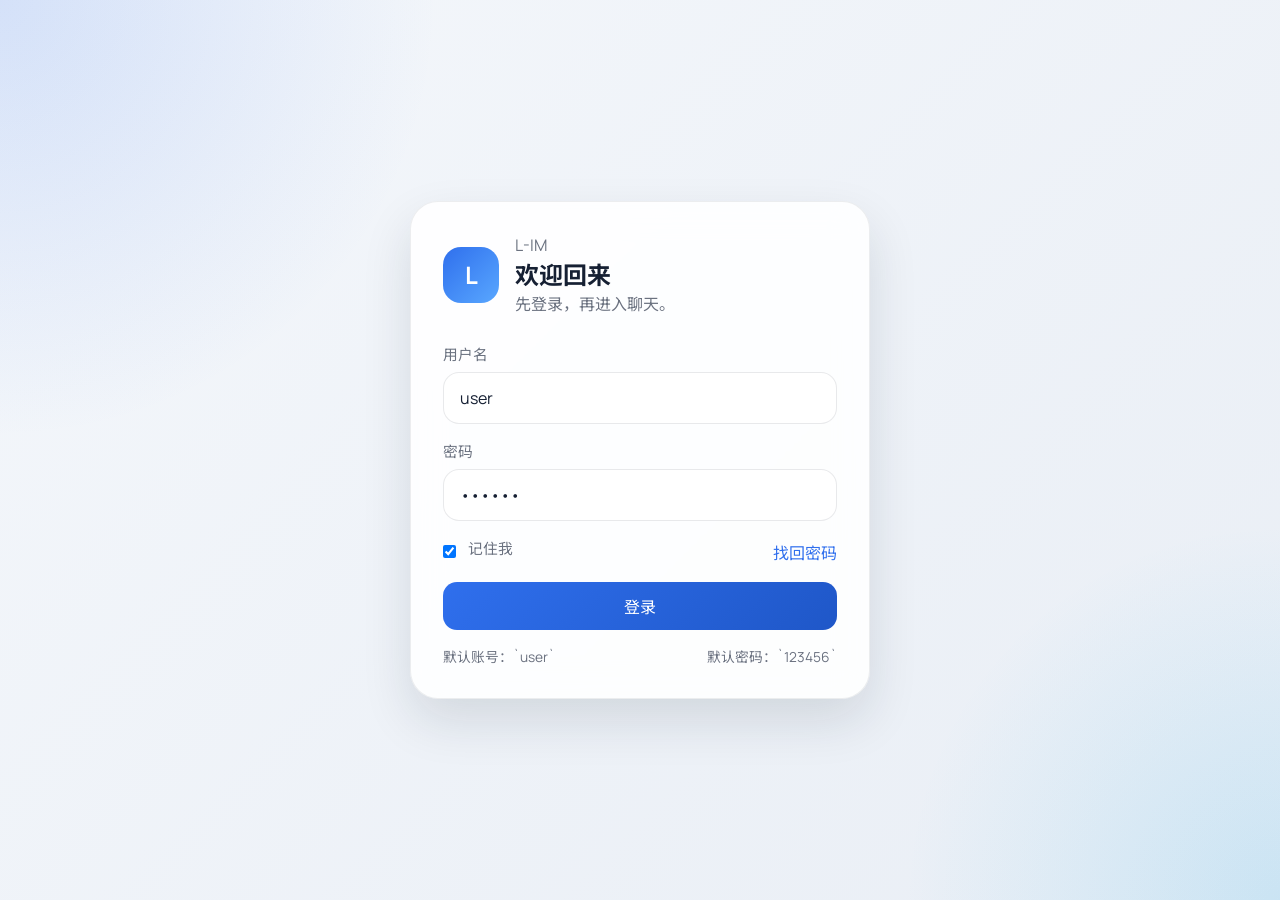
<file: im-service/src/main/resources/static/im-chat/index.html>
<!DOCTYPE html>
<html lang="zh-CN">
<head>
  <meta charset="UTF-8">
  <meta name="viewport" content="width=device-width, initial-scale=1.0">
  <title>L-IM 聊天</title>
  <link rel="preconnect" href="https://fonts.googleapis.com">
  <link rel="preconnect" href="https://fonts.gstatic.com" crossorigin>
  <link href="https://fonts.googleapis.com/css2?family=Manrope:wght@400;500;600;700&family=Noto+Sans+SC:wght@400;500;700&display=swap" rel="stylesheet">
  <link rel="stylesheet" href="./styles.css">
</head>
<body>
  <div class="login-shell" id="loginView">
    <section class="login-panel">
      <div class="login-brand">
        <div class="login-brand__mark">L</div>
        <div>
          <p class="login-brand__eyebrow">L-IM</p>
          <h1>欢迎回来</h1>
          <p class="login-brand__text">先登录，再进入聊天。</p>
        </div>
      </div>

      <form id="loginForm" class="login-form">
        <label>
          <span>用户名</span>
          <input id="username" type="text" value="user" autocomplete="username" required>
        </label>
        <label>
          <span>密码</span>
          <input id="password" type="password" value="123456" autocomplete="current-password" required>
        </label>

        <div class="login-form__meta">
          <label class="remember-row">
            <input type="checkbox" checked>
            <span>记住我</span>
          </label>
          <button id="forgotPasswordButton" class="link-button" type="button">找回密码</button>
        </div>

        <button class="primary-button" type="submit">登录</button>

        <div class="login-tips">
          <span>默认账号：`user`</span>
          <span>默认密码：`123456`</span>
        </div>
      </form>
    </section>
  </div>

  <div class="chat-shell is-hidden" id="chatView">
    <aside class="workspace-sidebar">
      <div class="workspace-profile">
        <div class="workspace-profile__avatar">U</div>
        <div>
          <strong id="profileName">user</strong>
          <p id="profileStatus">已登录</p>
        </div>
      </div>

      <div class="workspace-search">
        <input id="contactSearch" type="search" placeholder="搜索联系人">
      </div>

      <div class="workspace-section">
        <div class="workspace-section__head">
          <span>会话</span>
          <button id="newChatButton" class="icon-button" type="button">+</button>
        </div>
        <div id="conversationList" class="conversation-list"></div>
      </div>
    </aside>

    <main class="chat-panel">
      <header class="chat-panel__header">
        <div class="chat-panel__user">
          <div class="chat-panel__avatar" id="activeAvatar">A</div>
          <div>
            <h2 id="chatTitle">Alice</h2>
            <p id="chatSubtitle">在线</p>
          </div>
        </div>
        <div class="chat-panel__actions">
          <button class="ghost-button" type="button">语音</button>
          <button class="ghost-button" type="button">更多</button>
        </div>
      </header>

      <section id="messageList" class="message-list"></section>

      <form id="composerForm" class="composer">
        <div class="composer__tools">
          <span id="composerStatus">已连接</span>
          <button id="switchModeButton" class="link-button" type="button">切换真实联调</button>
        </div>
        <textarea id="messageInput" rows="3" placeholder="输入消息，按 Enter 发送，Shift + Enter 换行"></textarea>
        <div class="composer__footer">
          <span id="connectionText">演示模式</span>
          <button class="primary-button" type="submit">发送</button>
        </div>
      </form>
    </main>
  </div>

  <dialog id="configDialog" class="config-dialog">
    <form id="configForm" class="config-form" method="dialog">
      <div class="config-form__head">
        <h3>真实联调配置</h3>
        <button class="link-button" type="submit">关闭</button>
      </div>

      <label>
        <span>HTTP 服务地址</span>
        <input id="apiBase" type="text" value="http://localhost:8000">
      </label>
      <div class="config-grid">
        <label>
          <span>AppId</span>
          <input id="appId" type="number" value="10000">
        </label>
        <label>
          <span>ClientType</span>
          <input id="clientType" type="number" value="5">
        </label>
      </div>
      <label>
        <span>IMEI</span>
        <input id="imei" type="text" value="web-chat-demo">
      </label>
      <label>
        <span>WebSocket 地址</span>
        <input id="wsUrl" type="text" placeholder="留空时自动取登录返回路由">
      </label>

      <div class="config-form__footer">
        <button id="connectLiveButton" class="primary-button" type="button">连接真实服务</button>
      </div>
    </form>
  </dialog>

  <template id="conversationItemTemplate">
    <button class="conversation-item" type="button">
      <span class="conversation-item__avatar"></span>
      <span class="conversation-item__body">
        <strong class="conversation-item__name"></strong>
        <span class="conversation-item__preview"></span>
      </span>
      <span class="conversation-item__time"></span>
    </button>
  </template>

  <script src="./app.js"></script>
</body>
</html>
</file>
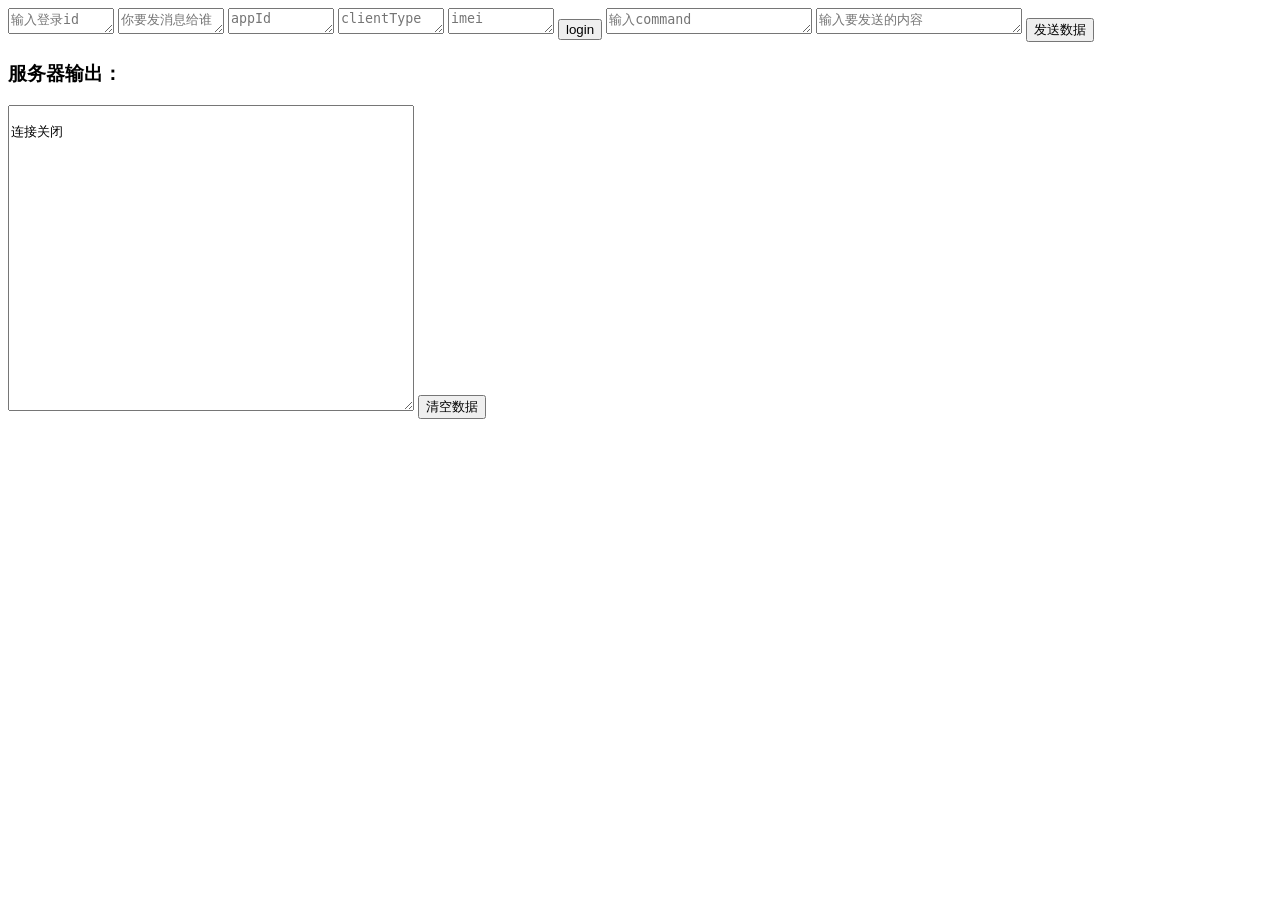
<file: im-tcp/src/main/resources/web.html>
<!DOCTYPE html>
<html lang="en">
<head>
    <meta charset="UTF-8">
    <title>WebSocket客户端</title>
</head>
<body>
<script type="text/javascript">


    ByteBuffer = function (arrayBuf, offset) {

        var Type_Byte = 1;
        var Type_Short = 2;
        var Type_UShort = 3;
        var Type_Int32 = 4;
        var Type_UInt32 = 5;
        var Type_String = 6;//变长字符串，前两个字节表示长度
        var Type_VString = 7;//定长字符串
        var Type_Int64 = 8;
        var Type_Float = 9;
        var Type_Double = 10;
        var Type_ByteArray = 11;

        var _org_buf = arrayBuf ? (arrayBuf.constructor == DataView ? arrayBuf : (arrayBuf.constructor == Uint8Array ? new DataView(arrayBuf.buffer, offset) : new DataView(arrayBuf, offset))) : new DataView(new Uint8Array([]).buffer);
        var _offset = offset || 0;
        var _list = [];
        var _littleEndian = false;

        //指定字节序 为BigEndian
        this.bigEndian = function () {
            _littleEndian = false;
            return this;
        };

        //指定字节序 为LittleEndian
        this.littleEndian = function () {
            _littleEndian = true;
            return this;
        };

        if (!ArrayBuffer.prototype.slice) {
            ArrayBuffer.prototype.slice = function (start, end) {
                var that = new Uint8Array(this);
                if (end == undefined) end = that.length;
                var result = new ArrayBuffer(end - start);
                var resultArray = new Uint8Array(result);
                for (var i = 0; i < resultArray.length; i++)
                    resultArray[i] = that[i + start];
                return result;
            }
        }

        function utf8Write(view, offset, str) {
            var c = 0;
            for (var i = 0, l = str.length; i < l; i++) {
                c = str.charCodeAt(i);
                if (c < 0x80) {
                    view.setUint8(offset++, c);
                } else if (c < 0x800) {
                    view.setUint8(offset++, 0xc0 | (c >> 6));
                    view.setUint8(offset++, 0x80 | (c & 0x3f));
                } else if (c < 0xd800 || c >= 0xe000) {
                    view.setUint8(offset++, 0xe0 | (c >> 12));
                    view.setUint8(offset++, 0x80 | (c >> 6) & 0x3f);
                    view.setUint8(offset++, 0x80 | (c & 0x3f));
                } else {
                    i++;
                    c = 0x10000 + (((c & 0x3ff) << 10) | (str.charCodeAt(i) & 0x3ff));
                    view.setUint8(offset++, 0xf0 | (c >> 18));
                    view.setUint8(offset++, 0x80 | (c >> 12) & 0x3f);
                    view.setUint8(offset++, 0x80 | (c >> 6) & 0x3f);
                    view.setUint8(offset++, 0x80 | (c & 0x3f));
                }
            }
        }

        function utf8Read(view, offset, length) {
            var string = '', chr = 0;
            for (var i = offset, end = offset + length; i < end; i++) {
                var byte = view.getUint8(i);
                if ((byte & 0x80) === 0x00) {
                    string += String.fromCharCode(byte);
                    continue;
                }
                if ((byte & 0xe0) === 0xc0) {
                    string += String.fromCharCode(
                        ((byte & 0x0f) << 6) |
                        (view.getUint8(++i) & 0x3f)
                    );
                    continue;
                }
                if ((byte & 0xf0) === 0xe0) {
                    string += String.fromCharCode(
                        ((byte & 0x0f) << 12) |
                        ((view.getUint8(++i) & 0x3f) << 6) |
                        ((view.getUint8(++i) & 0x3f) << 0)
                    );
                    continue;
                }
                if ((byte & 0xf8) === 0xf0) {
                    chr = ((byte & 0x07) << 18) |
                        ((view.getUint8(++i) & 0x3f) << 12) |
                        ((view.getUint8(++i) & 0x3f) << 6) |
                        ((view.getUint8(++i) & 0x3f) << 0);
                    if (chr >= 0x010000) { // surrogate pair
                        chr -= 0x010000;
                        string += String.fromCharCode((chr >>> 10) + 0xD800, (chr & 0x3FF) + 0xDC00);
                    } else {
                        string += String.fromCharCode(chr);
                    }
                    continue;
                }
                throw new Error('Invalid byte ' + byte.toString(16));
            }
            return string;
        }

        function utf8Length(str) {
            var c = 0, length = 0;
            for (var i = 0, l = str.length; i < l; i++) {
                c = str.charCodeAt(i);
                if (c < 0x80) {
                    length += 1;
                } else if (c < 0x800) {
                    length += 2;
                } else if (c < 0xd800 || c >= 0xe000) {
                    length += 3;
                } else {
                    i++;
                    length += 4;
                }
            }
            return length;
        }

        this.byte = function (val, index) {
            if (arguments.length == 0) {
                _list.push(_org_buf.getUint8(_offset, _littleEndian));
                _offset += 1;
            } else {
                _list.splice(index != undefined ? index : _list.length, 0, {t: Type_Byte, d: val, l: 1});
                _offset += 1;
            }
            return this;
        };

        this.short = function (val, index) {
            if (arguments.length == 0) {
                _list.push(_org_buf.getInt16(_offset, _littleEndian));
                _offset += 2;
            } else {
                _list.splice(index != undefined ? index : _list.length, 0, {t: Type_Short, d: val, l: 2});
                _offset += 2;
            }
            return this;
        };

        this.ushort = function (val, index) {
            if (arguments.length == 0) {
                _list.push(_org_buf.getUint16(_offset, _littleEndian));
                _offset += 2;
            } else {
                _list.splice(index != undefined ? index : _list.length, 0, {t: Type_UShort, d: val, l: 2});
                _offset += 2;
            }
            return this;
        };

        this.int32 = function (val, index) {
            if (arguments.length == 0) {
                _list.push(_org_buf.getInt32(_offset, _littleEndian));
                _offset += 4;
            } else {
                _list.splice(index != undefined ? index : _list.length, 0, {t: Type_Int32, d: val, l: 4});
                _offset += 4;
            }
            return this;
        };

        this.uint32 = function (val, index) {
            if (arguments.length == 0) {
                _list.push(_org_buf.getUint32(_offset, _littleEndian));
                _offset += 4;
            } else {
                _list.splice(index != undefined ? index : _list.length, 0, {t: Type_UInt32, d: val, l: 4});
                _offset += 4;
            }
            return this;
        };

        /**
         * 新加的方法，获取bytebuffer的长度
         */
        this.blength = function () {
            return _offset;
        };

        /**
         * 变长字符串 前4个字节表示字符串长度
         **/
        this.string = function (val, index) {
            if (arguments.length == 0) {
                var len = _org_buf.getInt32(_offset, _littleEndian);
                _offset += 4;
                _list.push(utf8Read(_org_buf, _offset, len));
                _offset += len;
            } else {
                var len = 0;
                if (val) {
                    len = utf8Length(val);
                }
                _list.splice(index != undefined ? index : _list.length, 0, {t: Type_String, d: val, l: len});
                _offset += len + 4;
            }
            return this;
        };

        /**
         * 定长字符串 val为null时，读取定长字符串（需指定长度len）
         **/
        this.vstring = function (val, len, index) {
            if (!len) {
                throw new Error('vstring must got len argument');
                return this;
            }
            if (val == undefined || val == null) {
                var vlen = 0;//实际长度
                for (var i = _offset; i < _offset + len; i++) {
                    if (_org_buf.getUint8(i) > 0) vlen++;
                }
                _list.push(utf8Read(_org_buf, _offset, vlen));
                _offset += len;
            } else {
                _list.splice(index != undefined ? index : _list.length, 0, {t: Type_VString, d: val, l: len});
                _offset += len;
            }
            return this;
        };

        this.int64 = function (val, index) {
            if (arguments.length == 0) {
                _list.push(_org_buf.getFloat64(_offset, _littleEndian));
                _offset += 8;
            } else {
                _list.splice(index != undefined ? index : _list.length, 0, {t: Type_Int64, d: val, l: 8});
                _offset += 8;
            }
            return this;
        };

        this.float = function (val, index) {
            if (arguments.length == 0) {
                _list.push(_org_buf.getFloat32(_offset, _littleEndian));
                _offset += 4;
            } else {
                _list.splice(index != undefined ? index : _list.length, 0, {t: Type_Float, d: val, l: 4});
                _offset += 4;
            }
            return this;
        };

        this.double = function (val, index) {
            if (arguments.length == 0) {
                _list.push(_org_buf.getFloat64(_offset, _littleEndian));
                _offset += 8;
            } else {
                _list.splice(index != undefined ? index : _list.length, 0, {t: Type_Double, d: val, l: 8});
                _offset += 8;
            }
            return this;
        };

        /**
         * 写入或读取一段字节数组
         **/
        this.byteArray = function (val, len, index) {
            if (!len) {
                throw new Error('byteArray must got len argument');
                return this;
            }
            if (val == undefined || val == null) {
                var arr = new Uint8Array(_org_buf.buffer.slice(_offset, _offset + len));
                _list.push(arr);
                _offset += len;
            } else {
                _list.splice(index != undefined ? index : _list.length, 0, {t: Type_ByteArray, d: val, l: len});
                _offset += len;
            }
            return this;
        };

        /**
         * 解包成数据数组
         **/
        this.unpack = function () {
            return _list;
        };

        /**
         * 打包成二进制,在前面加上4个字节表示包长
         **/
        this.packWithHead = function () {
            return this.pack(true);
        };

        /**
         * 打包成二进制
         * @param ifHead 是否在前面加上4个字节表示包长
         **/
        this.pack = function (ifHead) {
            _org_buf = new DataView(new ArrayBuffer((ifHead) ? _offset + 4 : _offset));
            var offset = 0;
            if (ifHead) {
                _org_buf.setUint32(offset, _offset, _littleEndian);
                offset += 4;
            }
            for (var i = 0; i < _list.length; i++) {
                switch (_list[i].t) {
                    case Type_Byte:
                        _org_buf.setInt8(offset, _list[i].d);
                        offset += _list[i].l;
                        break;
                    case Type_Short:
                        _org_buf.setInt16(offset, _list[i].d, _littleEndian);
                        offset += _list[i].l;
                        break;
                    case Type_UShort:
                        _org_buf.setUint16(offset, _list[i].d, _littleEndian);
                        offset += _list[i].l;
                        break;
                    case Type_Int32:
                        _org_buf.setInt32(offset, _list[i].d, _littleEndian);
                        offset += _list[i].l;
                        break;
                    case Type_UInt32:
                        _org_buf.setUint32(offset, _list[i].d, _littleEndian);
                        offset += _list[i].l;
                        break;
                    case Type_String:
                        //前4个字节表示字符串长度
                        _org_buf.setUint32(offset, _list[i].l, _littleEndian);
                        offset += 4;
                        utf8Write(_org_buf, offset, _list[i].d);
                        offset += _list[i].l;
                        break;
                    case Type_VString:
                        utf8Write(_org_buf, offset, _list[i].d);
                        var vlen = utf8Length(_list[i].d);//字符串实际长度
                        //补齐\0
                        for (var j = offset + vlen; j < offset + _list[i].l; j++) {
                            _org_buf.setUint8(j, 0);
                        }
                        offset += _list[i].l;
                        break;
                    case Type_Int64:
                        _org_buf.setFloat64(offset, _list[i].d, _littleEndian);
                        offset += _list[i].l;
                        break;
                    case Type_Float:
                        _org_buf.setFloat32(offset, _list[i].d, _littleEndian);
                        offset += _list[i].l;
                        break;
                    case Type_Double:
                        _org_buf.setFloat64(offset, _list[i].d, _littleEndian);
                        offset += _list[i].l;
                        break;
                    case Type_ByteArray:
                        var indx = 0;
                        for (var j = offset; j < offset + _list[i].l; j++) {
                            if (indx < _list[i].d.length) {
                                _org_buf.setUint8(j, _list[i].d[indx]);
                            } else {//不够的话，后面补齐0x00
                                _org_buf.setUint8(j, 0);
                            }
                            indx++
                        }
                        offset += _list[i].l;
                        break;
                }
            }
            return _org_buf.buffer;
        };

        /**
         * 未读数据长度
         **/
        this.getAvailable = function () {
            if (!_org_buf) return _offset;
            return _org_buf.buffer.byteLength - _offset;
        };
    }

    function uuid() {
        var s = [];
        var hexDigits = "0123456789abcdef";
        for (var i = 0; i < 36; i++) {
            s[i] = hexDigits.substr(Math.floor(Math.random() * 0x10), 1);
        }
        s[14] = "4"; // bits 12-15 of the time_hi_and_version field to 0010
        s[19] = hexDigits.substr((s[19] & 0x3) | 0x8, 1); // bits 6-7 of the clock_seq_hi_and_reserved to 01
        s[8] = s[13] = s[18] = s[23] = "-";

        var uuid = s.join("");
        return uuid;
    }

    var socket;

    //如果浏览器支持WebSocket
    if (window.WebSocket) {
        //参数就是与服务器连接的地址
        socket = new WebSocket("ws://localhost:19000/ws");

        //客户端收到服务器消息的时候就会执行这个回调方法
        socket.onmessage = function (event) {
            var ta = document.getElementById("responseText");
            var userId = document.getElementById("userId").value;

            var bytebuf = new ByteBuffer(event.data);
            let byteBuffer = bytebuf.int32().int32().unpack();

            let command = byteBuffer[0];
            let bodyLen = byteBuffer[1];
            let unpack = bytebuf.vstring(null, bodyLen).unpack();
            let msgBody = unpack[2];
            var version = 1;

            var clientType = document.getElementById("clientType").value;
            clientType = parseInt(clientType);
            var messageType = 0x0;
            var appId = document.getElementById("appId").value;
            appId = parseInt(appId)

            var imei = document.getElementById("imei").value;
            var imeiLen = getLen(imei);

            console.log("收到服务端发来的消息: " + msgBody);

            if(command == 1103){
                var d = JSON.parse(msgBody)
                var data = d.data;
                let userId = document.getElementById('userId').value;
                if(data.fromId == userId){
                    ta.value = ta.value + "\n" + "自己：" + data.messageBody;
                }else if(data.fromId != userId){
                    ta.value = ta.value + "\n" + data.fromId + "：" + data.messageBody;
                }

                // data.fromId = data.toId;
                // data.conversationId = "0_" + data.toId + "_" + data.fromId;
                // data.conversationType = 0;

                if(userId != data.fromId){
                    var rAck = {
                        "fromId":userId,
                        "toId":data.fromId,
                        "messageKey":data.messageKey,
                        "messageId":data.messageId,
                        "messageSequence":data.messageSequence,
                    }

                    let messageReciver = new ByteBuffer();
                    var jsonData = JSON.stringify(rAck);
                    let bodyLen = jsonData.length;
                    messageReciver.int32(1107)
                        .int32(version).int32(clientType)
                        .int32(messageType).int32(appId)
                        .int32(imeiLen).int32(bodyLen).vstring(imei,imeiLen)
                        .vstring(jsonData, bodyLen);
                    socket.send(messageReciver.pack());
                }

                if(clientType == 1 ){
                    let messageReader = new ByteBuffer();
                    var toId = data.fromId;
                    if(data.fromId == userId){
                        toId = data.toId;
                    }
                    var readedData = {
                        "fromId":userId,
                        "toId":toId,
                        "conversationType":0,
                        "messageSequence":data.messageSequence,
                    }
                    var readData = JSON.stringify(readedData);
                    let readBodyLen = readData.length;
                    messageReader.int32(1106)
                        .int32(version).int32(clientType)
                        .int32(messageType).int32(appId)
                        .int32(imeiLen).int32(readBodyLen).vstring(imei,imeiLen)
                        .vstring(readData, readBodyLen);
                    socket.send(messageReader.pack());
                }

            }else if(command == 2104){
                var d = JSON.parse(msgBody)
                var data = d.data;
                let userId = document.getElementById('userId').value;

                if(clientType == 1){
                    let messageReader = new ByteBuffer();
                    var toId = data.fromId;
                    if(data.fromId == userId){
                        toId = data.toId;
                    }
                    var readedData = {
                        "fromId":userId,
                        "toId":data.fromId,
                        "groupId":data.groupId,
                        "conversationType":1,
                        "messageSequence":data.messageSequence,
                    }
                    var readData = JSON.stringify(readedData);
                    let readBodyLen = readData.length;
                    messageReader.int32(2106)
                        .int32(version).int32(clientType)
                        .int32(messageType).int32(appId)
                        .int32(imeiLen).int32(readBodyLen).vstring(imei,imeiLen)
                        .vstring(readData, readBodyLen);
                    socket.send(messageReader.pack());
                }
            }

            else if(command == 9999){
                var msg = eval("(" + msgBody + ")");
                console.log(msg)
                console.log(userId)

                if (msg["userId"] == "system") {
                    ta.value = ta.value + "\n 系统：" + msg.data;
                } else if (msg["userId"] == userId) {
                    let msgInfo = msg.data;
                    msgInfo = eval("(" + msgInfo + ")");
                    ta.value = ta.value + "\n" + "自己：" + msgInfo.msgBody;
                } else {
                    let msgInfo = msg.data;
                    msgInfo = eval("(" + msgInfo + ")");
                    ta.value = ta.value + "\n" + msg.toId + "：" + msgInfo.msgBody;
                }
            }
        }

        //连接建立的回调函数
        socket.onopen = function (event) {
            socket.binaryType = "arraybuffer";
            var ta = document.getElementById("responseText");
            ta.value = "连接开启";
        }

        //连接断掉的回调函数
        socket.onclose = function (event) {
            var ta = document.getElementById("responseText");
            ta.value = ta.value + "\n" + "连接关闭";
        }
    } else {
        alert("浏览器不支持WebSocket！");
    }

    //登录
    function login(userId, toUser,clientType,imei,appId) {
        if (!window.WebSocket) {
            return;
        }
        console.log(userId + " " + toUser);
        //当websocket状态打开
        if (socket.readyState == WebSocket.OPEN) {

            var command = 9000;
            var version = 1;
            if(clientType == null){
                clientType = 1;
            }
            clientType = parseInt(clientType);

            var messageType = 0x0;

            if(imei == null){
                imei = "web";
            }

            if(appId == null){
                appId = '10000'
            }
            appId = parseInt(appId);

            var userId = userId;

            var data = {"userId": userId, "appId": 10000, "clientType": clientType, "imei": imei,"customStatus":null,"customClientName":""};
            var jsonData = JSON.stringify(data);
            console.log(jsonData);

            var bodyLen = jsonData.length;
            var imeiLen = getLen(imei);
            let loginMsg = new ByteBuffer();
            loginMsg.int32(command).int32(version)
                .int32(clientType).int32(messageType)
                .int32(appId).int32(imeiLen)
                .int32(bodyLen).vstring(imei,imeiLen)
                .vstring(jsonData, bodyLen);
            socket.send(loginMsg.pack());
        } else {
            alert("连接没有开启");
        }
    }

    // *               私有协议规则，
    // *               4位表示Command表示消息的开始，
    // *               4位表示version
    // *               4位表示clientType
    // *               4位表示messageType
    // *               4位表示appId(待定)
    // *               4位表示数据长度
    // *               后续将解码方式加到数据头根据不同的解码方式解码，如pb，json，现在用json字符串
    //发消息
    function sendMsg(userId, toId, command,msg,clientType,imei,appId) {
        if (!window.WebSocket) {
            return;
        }
        console.log(msg)
        //当websocket状态打开
        if (socket.readyState == WebSocket.OPEN) {
            // debugger;
            //var command = 1103;


            // var command = 9000;
            var version = 1;
            if(clientType == null ){
                clientType = 1;
            }

            clientType = parseInt(clientType);

            var messageType = 0x0;

            var userId = userId;

            if(command == null || command == ''){
                command = 1103;
            }

            if(imei == null){
                imei = "web"
            }
            if(appId == null){
                appId = '10000'
            }
            appId = parseInt(appId);
            var data = {
                "userId": userId,
                "groupId": toId,
                "appId": appId,
                "clientType": 1,
                "imei": imei,
                "command": command
            }

            var messageId = uuid();
            if(msg === 'stw'){
                messageId = msg;
            }
            var messageData = {};
            if(command == 1103){
                messageData = {
                    "messageId": messageId,
                    "fromId": userId,
                    "toId": toId,
                    "appId": appId,
                    "clientType": clientType,
                    "imei": imei,
                    "messageBody": msg
                }
            }else if (command == 2104){
                messageData = {
                    "messageId": messageId,
                    "fromId": userId,
                    "groupId": toId,
                    "appId": appId,
                    "clientType": clientType,
                    "imei": imei,
                    "messageBody": msg
                }
            }else{
                messageData = JSON.parse(msg)
            }
            // data.data = messageData;

            var jsonData = JSON.stringify(messageData);
            console.log(jsonData)
            var bodyLen = getLen(jsonData);
            var imeiLen = getLen(imei);
            let sendMsg = new ByteBuffer();
            sendMsg.int32(command).int32(version)
                .int32(clientType).int32(messageType)
                .int32(appId).int32(imeiLen)
                .int32(bodyLen).vstring(imei,imeiLen)
                .vstring(jsonData, bodyLen);
            console.log(sendMsg.pack());
            socket.send(sendMsg.pack());
        } else {
            alert("连接没有开启");
        }
    }

    function getLen(str) {
        var len = 0;
        for (var i = 0; i < str.length; i++) {
            var c = str.charCodeAt(i);
            //单字节加1
            if ((c >= 0x0001 && c <= 0x007e) || (0xff60 <= c && c <= 0xff9f)) {
                len++;
            } else {
                len += 3;
            }
        }
        return len;
    }


</script>
<form onsubmit="return false">

    <textarea placeholder="输入登录id" id="userId" name="userId" style="width: 100px;height: 20px"></textarea>
    <textarea placeholder="你要发消息给谁" name="toUser" style="width: 100px;height: 20px"></textarea>
    <textarea placeholder="appId" id="appId" name="appId" style="width: 100px;height: 20px"></textarea>
    <textarea placeholder="clientType" id="clientType" name="clientType" style="width: 100px;height: 20px"></textarea>
    <textarea placeholder="imei" id="imei" name="imei" style="width: 100px;height: 20px"></textarea>
    <input type="button" value="login" onclick="login(this.form.userId.value,this.form.toUser.value,this.form.clientType.value
    ,this.form.imei.value,this.form.appId.value);">

    <textarea placeholder="输入command" name="command" style="width: 200px;height: 20px"></textarea>

    <textarea placeholder="输入要发送的内容" name="message" style="width: 200px;height: 20px"></textarea>

    <input type="button" value="发送数据"
           onclick="sendMsg(this.form.userId.value,this.form.toUser.value,this.form.command.value,this.form.message.value
           ,this.form.clientType.value,this.form.imei.value,this.form.appId.value);">

    <h3>服务器输出：</h3>

    <textarea id="responseText" style="width: 400px;height: 300px;"></textarea>

    <input type="button" onclick="javascript:document.getElementById('responseText').value=''" value="清空数据">
</form>
</body>
</html>
</file>
<file: im-service/src/main/resources/static/im-chat/styles.css>
:root {
  --bg: #eef2f7;
  --panel: rgba(255, 255, 255, 0.88);
  --panel-strong: #ffffff;
  --line: rgba(30, 41, 59, 0.08);
  --text: #162033;
  --muted: #6b7280;
  --accent: #2f6fed;
  --accent-strong: #1f57c8;
  --accent-soft: #e7efff;
  --sidebar: rgba(249, 250, 251, 0.92);
  --shadow: 0 22px 50px rgba(20, 30, 48, 0.12);
}

* {
  box-sizing: border-box;
}

body {
  margin: 0;
  min-height: 100vh;
  font-family: "Manrope", "Noto Sans SC", sans-serif;
  color: var(--text);
  background:
    radial-gradient(circle at top left, rgba(47, 111, 237, 0.16), transparent 28%),
    radial-gradient(circle at bottom right, rgba(14, 165, 233, 0.14), transparent 24%),
    linear-gradient(135deg, #f4f7fb 0%, #e9eef5 100%);
}

button,
input,
textarea {
  font: inherit;
}

input,
textarea {
  width: 100%;
  border: 1px solid rgba(30, 41, 59, 0.1);
  border-radius: 16px;
  padding: 14px 16px;
  background: rgba(255, 255, 255, 0.94);
  color: var(--text);
  outline: none;
}

input:focus,
textarea:focus {
  border-color: rgba(47, 111, 237, 0.45);
}

.is-hidden {
  display: none !important;
}

.login-shell,
.chat-shell {
  min-height: 100vh;
}

.login-shell {
  display: grid;
  place-items: center;
  padding: 24px;
}

.login-panel {
  width: min(460px, 100%);
  padding: 32px;
  border: 1px solid var(--line);
  border-radius: 28px;
  background: var(--panel);
  backdrop-filter: blur(16px);
  box-shadow: var(--shadow);
}

.login-brand {
  display: flex;
  gap: 16px;
  align-items: center;
  margin-bottom: 28px;
}

.login-brand__mark {
  width: 56px;
  height: 56px;
  display: grid;
  place-items: center;
  border-radius: 18px;
  background: linear-gradient(135deg, var(--accent), #59a7ff);
  color: white;
  font-size: 1.5rem;
  font-weight: 700;
}

.login-brand h1,
.chat-panel__user h2,
.config-form__head h3 {
  margin: 0;
}

.login-brand__eyebrow,
.login-brand__text,
.workspace-profile p,
.chat-panel__user p,
.conversation-item__preview,
.composer__tools span,
#connectionText {
  margin: 0;
  color: var(--muted);
}

.login-form,
.config-form {
  display: flex;
  flex-direction: column;
  gap: 16px;
}

.login-form label span,
.config-form label span {
  display: block;
  margin-bottom: 8px;
  font-size: 0.92rem;
  color: var(--muted);
}

.login-form__meta,
.remember-row,
.composer__tools,
.composer__footer,
.workspace-section__head,
.config-form__head,
.config-form__footer {
  display: flex;
  justify-content: space-between;
  gap: 12px;
  align-items: center;
}

.remember-row input {
  width: auto;
  margin: 0;
}

.link-button,
.icon-button,
.ghost-button {
  border: 0;
  background: transparent;
  cursor: pointer;
}

.link-button {
  color: var(--accent);
  padding: 0;
}

.primary-button,
.ghost-button,
.icon-button {
  border-radius: 14px;
  padding: 12px 16px;
}

.primary-button {
  border: 0;
  color: white;
  cursor: pointer;
  background: linear-gradient(135deg, var(--accent), var(--accent-strong));
}

.ghost-button,
.icon-button {
  border: 1px solid rgba(30, 41, 59, 0.08);
  background: rgba(255, 255, 255, 0.82);
  color: var(--text);
}

.login-tips {
  display: flex;
  justify-content: space-between;
  gap: 12px;
  font-size: 0.86rem;
  color: var(--muted);
}

.chat-shell {
  display: grid;
  grid-template-columns: 320px minmax(0, 1fr);
  width: min(1380px, calc(100% - 32px));
  margin: 16px auto;
  border: 1px solid var(--line);
  border-radius: 30px;
  overflow: hidden;
  background: var(--panel-strong);
  box-shadow: var(--shadow);
}

.workspace-sidebar {
  padding: 22px;
  background: var(--sidebar);
  border-right: 1px solid var(--line);
}

.workspace-profile {
  display: flex;
  gap: 12px;
  align-items: center;
  margin-bottom: 20px;
}

.workspace-profile__avatar,
.chat-panel__avatar,
.conversation-item__avatar {
  width: 46px;
  height: 46px;
  display: grid;
  place-items: center;
  border-radius: 16px;
  background: linear-gradient(135deg, var(--accent-soft), rgba(47, 111, 237, 0.28));
  font-weight: 700;
}

.workspace-search {
  margin-bottom: 18px;
}

.workspace-section__head {
  margin-bottom: 12px;
  color: var(--muted);
  font-size: 0.92rem;
}

.conversation-list {
  display: flex;
  flex-direction: column;
  gap: 8px;
  max-height: calc(100vh - 180px);
  overflow: auto;
}

.conversation-item {
  width: 100%;
  display: grid;
  grid-template-columns: 46px minmax(0, 1fr) auto;
  gap: 12px;
  align-items: center;
  padding: 12px;
  border: 0;
  border-radius: 18px;
  background: transparent;
  text-align: left;
  cursor: pointer;
}

.conversation-item.is-active {
  background: rgba(47, 111, 237, 0.1);
}

.conversation-item__body {
  display: flex;
  flex-direction: column;
  gap: 4px;
  min-width: 0;
}

.conversation-item__name,
.conversation-item__time {
  white-space: nowrap;
}

.conversation-item__preview {
  overflow: hidden;
  text-overflow: ellipsis;
  white-space: nowrap;
}

.conversation-item__time {
  font-size: 0.8rem;
  color: var(--muted);
}

.chat-panel {
  display: grid;
  grid-template-rows: auto minmax(0, 1fr) auto;
  background:
    radial-gradient(circle at top right, rgba(47, 111, 237, 0.06), transparent 22%),
    linear-gradient(180deg, rgba(255, 255, 255, 0.96), rgba(247, 249, 252, 0.96));
}

.chat-panel__header,
.composer {
  padding: 22px 24px;
}

.chat-panel__header {
  display: flex;
  justify-content: space-between;
  gap: 16px;
  align-items: center;
  border-bottom: 1px solid var(--line);
}

.chat-panel__user,
.chat-panel__actions {
  display: flex;
  gap: 12px;
  align-items: center;
}

.message-list {
  padding: 24px;
  overflow: auto;
  display: flex;
  flex-direction: column;
  gap: 16px;
}

.message-group {
  display: flex;
  flex-direction: column;
  gap: 6px;
  max-width: min(68%, 560px);
}

.message-group--self {
  align-self: flex-end;
}

.message-group--peer {
  align-self: flex-start;
}

.message-bubble {
  padding: 14px 16px;
  border-radius: 20px;
  line-height: 1.6;
  white-space: pre-wrap;
  word-break: break-word;
}

.message-group--self .message-bubble {
  color: white;
  background: linear-gradient(135deg, var(--accent), var(--accent-strong));
  border-bottom-right-radius: 8px;
}

.message-group--peer .message-bubble {
  background: rgba(255, 255, 255, 0.94);
  border: 1px solid rgba(30, 41, 59, 0.07);
  border-bottom-left-radius: 8px;
}

.message-meta {
  font-size: 0.82rem;
  color: var(--muted);
}

.composer {
  border-top: 1px solid var(--line);
  display: flex;
  flex-direction: column;
  gap: 12px;
}

.composer textarea {
  min-height: 110px;
  resize: none;
}

.config-dialog {
  width: min(520px, calc(100% - 32px));
  border: 1px solid var(--line);
  border-radius: 26px;
  padding: 0;
  background: white;
  box-shadow: var(--shadow);
}

.config-dialog::backdrop {
  background: rgba(15, 23, 42, 0.28);
}

.config-form {
  padding: 24px;
}

.config-grid {
  display: grid;
  grid-template-columns: 1fr 1fr;
  gap: 12px;
}

@media (max-width: 980px) {
  .chat-shell {
    grid-template-columns: 1fr;
    width: min(100% - 20px, 100%);
  }

  .workspace-sidebar {
    border-right: 0;
    border-bottom: 1px solid var(--line);
  }

  .conversation-list {
    max-height: 260px;
  }
}

@media (max-width: 640px) {
  .login-panel,
  .chat-shell {
    border-radius: 22px;
  }

  .login-panel {
    padding: 24px;
  }

  .chat-panel__header {
    flex-direction: column;
    align-items: flex-start;
  }

  .config-grid,
  .login-tips {
    grid-template-columns: 1fr;
    display: grid;
  }

  .message-group {
    max-width: 86%;
  }
}
</file>
